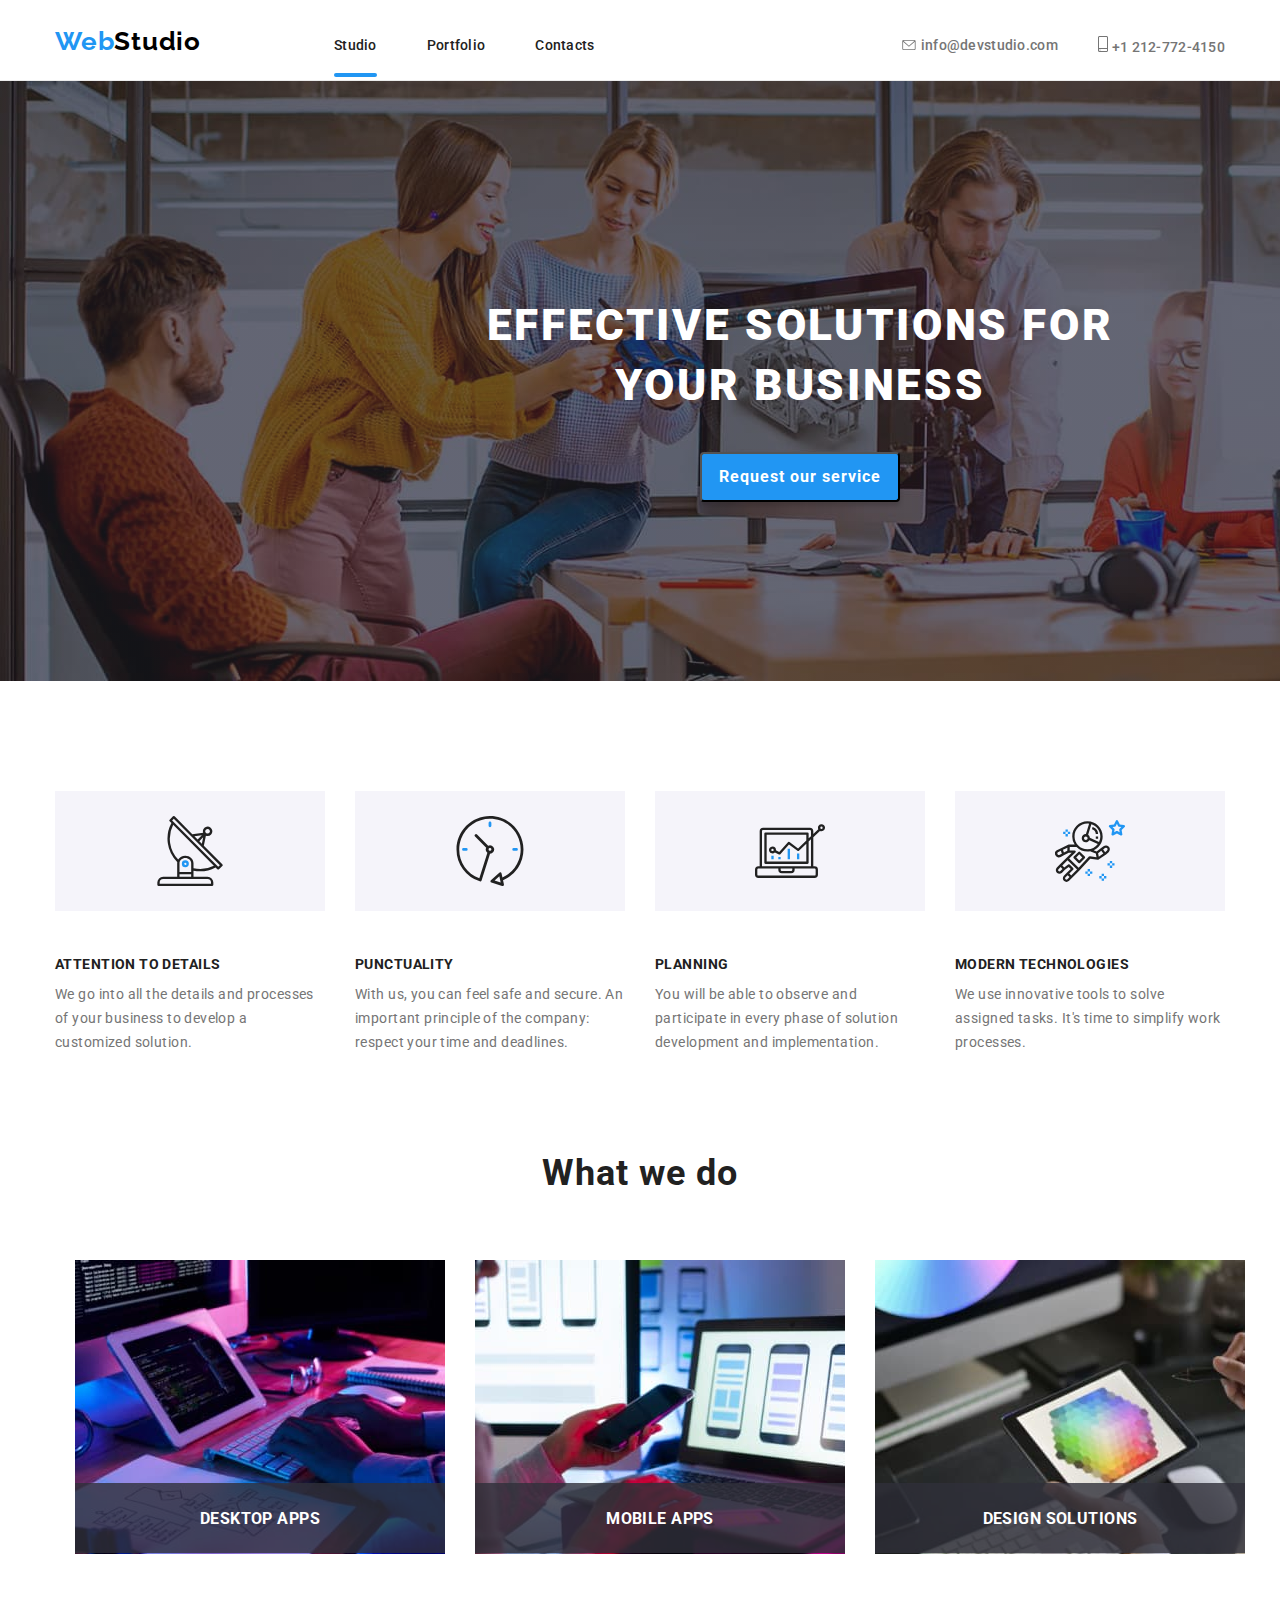
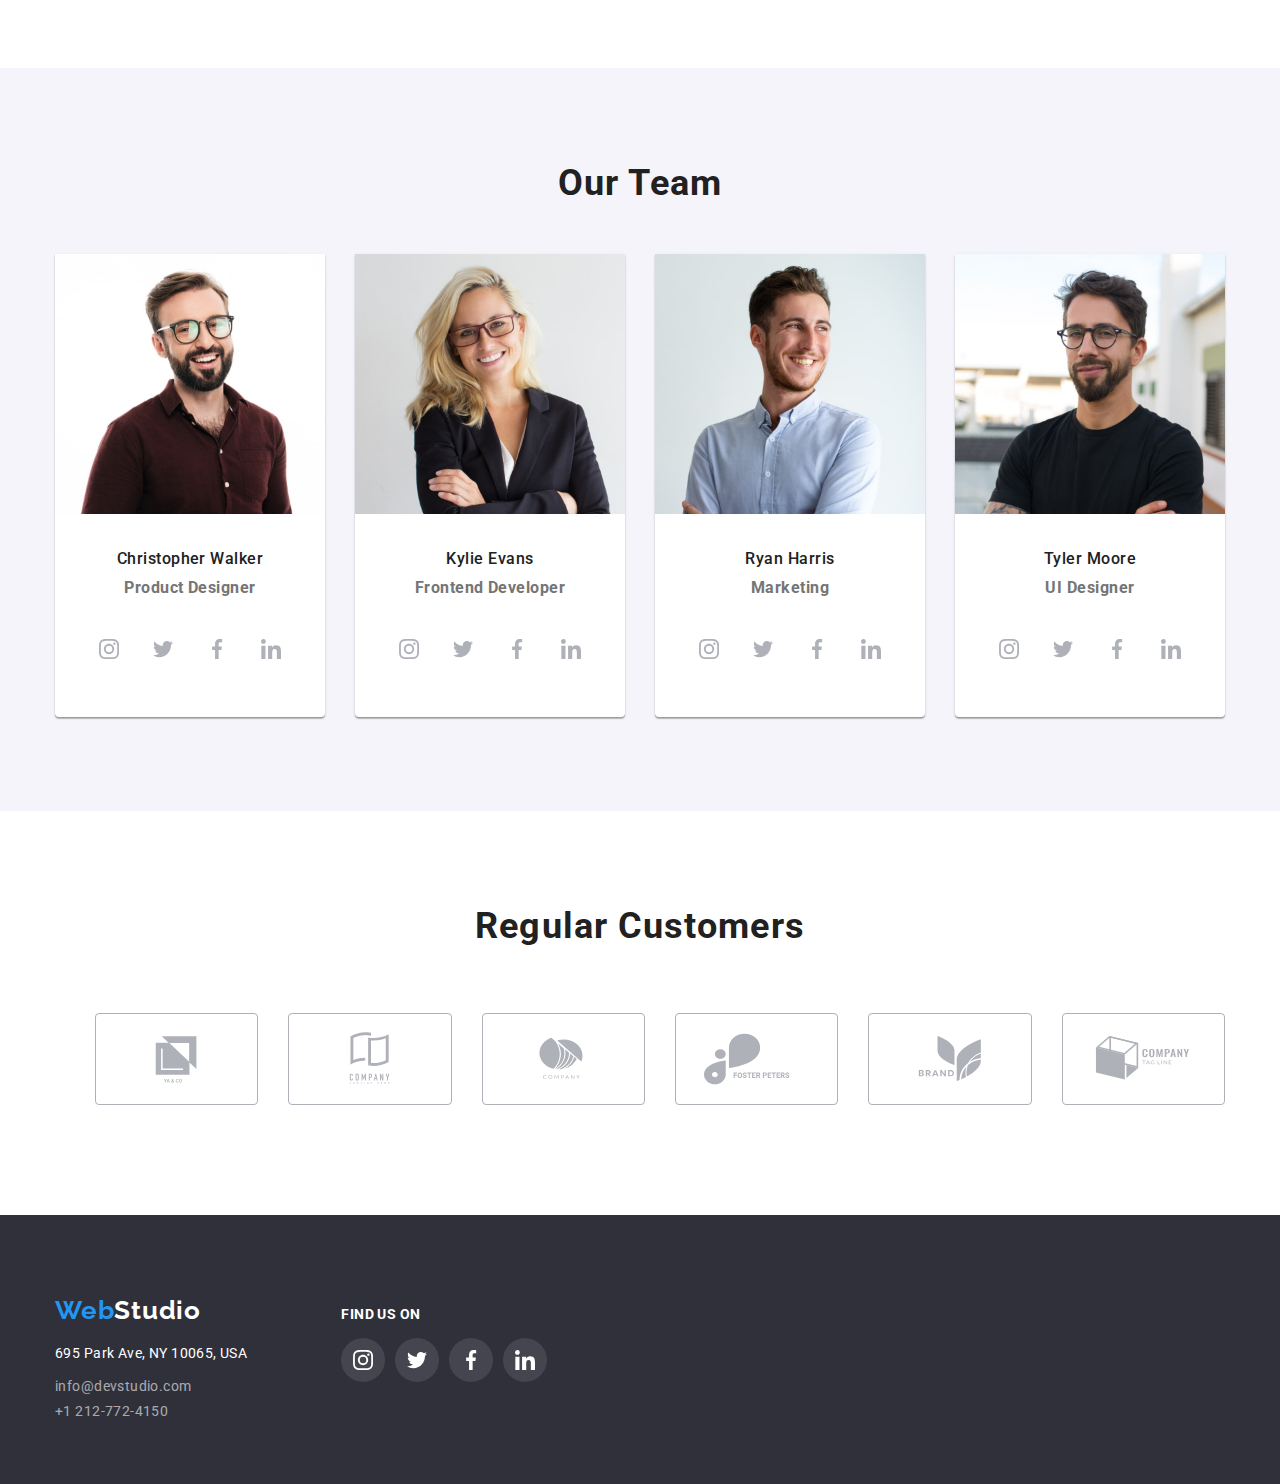
<file: index.html>
<!DOCTYPE html>
<html lang="en">
  <head>
    <meta charset="UTF-8" />
    <meta http-equiv="X-UA-Compatible" content="IE=edge" />
    <meta name="viewport" content="width=device-width, initial-scale=1.0" />
    <title>WebStudio</title>
    <link rel="stylesheet" href="./css/modern-normalize.css" />
    <link rel="preconnect" href="https://fonts.googleapis.com" />
    <link rel="preconnect" href="https://fonts.gstatic.com" crossorigin />
    <link
      href="https://fonts.googleapis.com/css2?family=Raleway:wght@700&family=Roboto:wght@400;500;700;900&display=swap"
      rel="stylesheet"
    />
    <link rel="stylesheet" href="./css/styles.css" />
  </head>

  <body>
    <main>
      <!-- Header Section -->
      <section class="backdrop">
        <header class="header container">
          <div class="header-text">
            <nav class="navigation">
              <h1 class="blue-first-three">
                <a href="index.html" class="logo active"
                  ><span>Web</span>Studio</a
                >
              </h1>
              <ul class="navigation-links">
                <li>
                  <a
                    href="index.html"
                    class="navigation-link active-page active"
                    >Studio</a
                  >
                </li>
                <li>
                  <a
                    href="portfolio.html"
                    class="navigation-link active"
                    >Portfolio</a
                  >
                </li>
                <li>
                  <a
                    href="contacts.html"
                    class="navigation-link active"
                    >Contacts</a
                  >
                </li>
              </ul>
            </nav>
            <ul class="contacts">
              <li class="active">
                <svg width="16px" height="10px">
                  <use
                    href="./images/icons.svg#icon-envelope"></use>
                </svg>
                <a class="contact active"
                  href="mailto:info@devstudio.com"
                  >info@devstudio.com</a
                >
              </li>
              <li class="active">
                <svg width="10px" height="16px">
                  <use href="./images/icons.svg#icon-smartphone"></use>
                </svg>
                <a class="contact active" href="tel:+12127724150" 
                  >+1 212-772-4150</a
                >
              </li>
            </ul>
          </div>
        </header>

        <!-- EFFECTIVE SOLUTIONS FOR YOUR BUSINESS Section -->

        <section class="hero container">
          <h2 class="hero-text">
            EFFECTIVE SOLUTIONS FOR <br />
            YOUR BUSINESS
          </h2>

          <!-- Request our service button -->

          <button
            data-modal-open
            type="button"
            class="request-our-service-button"
          >
            Request our service
          </button>
        </section>

        <!-- ATTENTION TO DETAILS - advertising Section -->

        <ul class="big-icons-list">
          <li class="big-icon-area">
            <svg width="70px" height="70px">
              <use href="./images/icons.svg#icon-antenna"></use>
            </svg>
          </li>
          <li class="big-icon-area">
            <svg width="70px" height="70px">
              <use href="./images/icons.svg#icon-clock"></use>
            </svg>
          </li>
          <li class="big-icon-area">
            <svg width="70px" height="70px">
              <use href="./images/icons.svg#icon-diagram"></use>
            </svg>
          </li>
          <li class="big-icon-area">
            <svg width="70px" height="70px">
              <use href="./images/icons.svg#icon-astronaut"></use>
            </svg>
          </li>
        </ul>

        <section class="advertising">
          <div class="advertising-card">
            <h3 class="advertising-title">ATTENTION TO DETAILS</h3>
            <p class="advertising-text">
              We go into all the details and processes of your business to
              develop a customized solution.
            </p>
          </div>
          <div class="advertising-card">
            <h3 class="advertising-title">PUNCTUALITY</h3>
            <p class="advertising-text">
              With us, you can feel safe and secure. An important principle of
              the company: respect your time and deadlines.
            </p>
          </div>
          <div class="advertising-card">
            <h3 class="advertising-title">PLANNING</h3>
            <p class="advertising-text">
              You will be able to observe and participate in every phase of
              solution development and implementation.
            </p>
          </div>
          <div class="advertising-card">
            <h3 class="advertising-title">MODERN TECHNOLOGIES</h3>
            <p class="advertising-text">
              We use innovative tools to solve assigned tasks. It's time to
              simplify work processes.
            </p>
          </div>
        </section>
      </section>

      <!-- What we do Section -->

      <section class="what-we-do-section section94px">
        <h2 class="title">What we do</h2>

        <ul class="what-we-do-photos">
          <li class="what-we-do-item">
            <img
              src="images/img1.jpg"
              alt="Hands typing on a keyboard, in front of a tablet."
              width="370"
              height="294"
            />
            <div class="overlay-text">
              <h3>DESKTOP APPS</h3>
            </div>
          </li>

          <li class="what-we-do-item">
            <img
              src="images/img2.jpg"
              alt="Hands working with a phone and a laptop."
              width="370"
              height="294"
            />
            <div class="overlay-text">
              <h3>MOBILE APPS</h3>
            </div>
          </li>

          <li class="what-we-do-item">
            <img
              src="images/img3.jpg"
              alt="Hands working with a tablet and with the tablet pen."
              width="370"
              height="294"
            />
            <div class="overlay-text">
              <h3>DESIGN SOLUTIONS</h3>
            </div>
          </li>
        </ul>
      </section>

      <!-- Our Team Section -->

      <section class="our-team section94px container">
        <h2 class="title">Our Team</h2>
        <section class="team">
          <div class="photo-with-caption">
            <img
              class="photo-team"
              src="images/team/1walker.jpg"
              alt="Christopher Walker, Product Designer"
              width="270"
              height="260"
            />
            <h3 class="name">Christopher Walker</h3>
            <h4 class="job">Product Designer</h4>

            <ul class="icons-list">
              <li>
                <a
                  href="https://www.instagram.com/"
                  class="icon"
                  target="_blank"
                  rel="nofollow noopener noreferrer"
                  aria-label="Instagram"
                >
                  <svg width="20px" height="20px">
                    <use href="./images/icons.svg#icon-instagram"></use>
                  </svg>
                </a>
              </li>
              <li>
                <a
                  href="https://twitter.com/"
                  class="icon"
                  target="_blank"
                  rel="nofollow noopener noreferrer"
                  aria-label="Twitter"
                >
                  <svg width="20px" height="20px">
                    <use href="./images/icons.svg#icon-twitter"></use>
                  </svg>
                </a>
              </li>
              <li>
                <a
                  href="https://www.facebook.com/"
                  class="icon"
                  target="_blank"
                  rel="nofollow noopener noreferrer"
                  aria-label="Facebook"
                >
                  <svg width="20px" height="20px">
                    <use href="./images/icons.svg#icon-facebook"></use>
                  </svg>
                </a>
              </li>
              <li>
                <a
                  href="https://www.linkedin.com/"
                  class="icon"
                  target="_blank"
                  rel="nofollow noopener noreferrer"
                  aria-label="Linkedin"
                >
                  <svg width="20px" height="20px">
                    <use href="./images/icons.svg#icon-linkedin"></use>
                  </svg>
                </a>
              </li>
            </ul>
          </div>
          <div class="photo-with-caption">
            <img
              class="photo-team"
              src="images/team/2evans.jpg"
              alt="Kylie Evans, Frontend Developer"
              width="270"
              height="260"
            />
            <h3 class="name">Kylie Evans</h3>
            <h4 class="job">Frontend Developer</h4>

            <ul class="icons-list">
              <li>
                <a
                  href="https://www.instagram.com/"
                  class="icon"
                  target="_blank"
                  rel="nofollow noopener noreferrer"
                  aria-label="Instagram"
                >
                  <svg width="20px" height="20px">
                    <use href="./images/icons.svg#icon-instagram"></use>
                  </svg>
                </a>
              </li>
              <li>
                <a
                  href="https://twitter.com/"
                  class="icon"
                  target="_blank"
                  rel="nofollow noopener noreferrer"
                  aria-label="Twitter"
                >
                  <svg width="20px" height="20px">
                    <use href="./images/icons.svg#icon-twitter"></use>
                  </svg>
                </a>
              </li>
              <li>
                <a
                  href="https://www.facebook.com/"
                  class="icon"
                  target="_blank"
                  rel="nofollow noopener noreferrer"
                  aria-label="Facebook"
                >
                  <svg width="20px" height="20px">
                    <use href="./images/icons.svg#icon-facebook"></use>
                  </svg>
                </a>
              </li>
              <li>
                <a
                  href="https://www.linkedin.com/"
                  class="icon"
                  target="_blank"
                  rel="nofollow noopener noreferrer"
                  aria-label="Linkedin"
                >
                  <svg width="20px" height="20px">
                    <use href="./images/icons.svg#icon-linkedin"></use>
                  </svg>
                </a>
              </li>
            </ul>
          </div>

          <div class="photo-with-caption">
            <img
              class="photo-team"
              src="images/team/3harris.jpg"
              alt="Ryan Harris, Marketing"
              width="270"
              height="260"
            />
            <h3 class="name">Ryan Harris</h3>
            <h4 class="job">Marketing</h4>

            <ul class="icons-list">
              <li>
                <a
                  href="https://www.instagram.com/"
                  class="icon"
                  target="_blank"
                  rel="nofollow noopener noreferrer"
                  aria-label="Instagram"
                >
                  <svg width="20px" height="20px">
                    <use href="./images/icons.svg#icon-instagram"></use>
                  </svg>
                </a>
              </li>
              <li>
                <a
                  href="https://twitter.com/"
                  class="icon"
                  target="_blank"
                  rel="nofollow noopener noreferrer"
                  aria-label="Twitter"
                >
                  <svg width="20px" height="20px">
                    <use href="./images/icons.svg#icon-twitter"></use>
                  </svg>
                </a>
              </li>
              <li>
                <a
                  href="https://www.facebook.com/"
                  class="icon"
                  target="_blank"
                  rel="nofollow noopener noreferrer"
                  aria-label="Facebook"
                >
                  <svg width="20px" height="20px">
                    <use href="./images/icons.svg#icon-facebook"></use>
                  </svg>
                </a>
              </li>
              <li>
                <a
                  href="https://www.linkedin.com/"
                  class="icon"
                  target="_blank"
                  rel="nofollow noopener noreferrer"
                  aria-label="Linkedin"
                >
                  <svg width="20px" height="20px">
                    <use href="./images/icons.svg#icon-linkedin"></use>
                  </svg>
                </a>
              </li>
            </ul>
          </div>
          <div class="photo-with-caption">
            <img
              class="photo-team"
              src="images/team/4moore.jpg"
              alt="Tyler Moore, UI Designer"
              width="270"
              height="260"
            />
            <h3 class="name">Tyler Moore</h3>
            <h4 class="job">UI Designer</h4>

            <ul class="icons-list">
              <li>
                <a
                  href="https://www.instagram.com/"
                  class="icon"
                  target="_blank"
                  rel="nofollow noopener noreferrer"
                  aria-label="Instagram"
                >
                  <svg width="20px" height="20px">
                    <use href="./images/icons.svg#icon-instagram"></use>
                  </svg>
                </a>
              </li>
              <li>
                <a
                  href="https://twitter.com/"
                  class="icon"
                  target="_blank"
                  rel="nofollow noopener noreferrer"
                  aria-label="Twitter"
                >
                  <svg width="20px" height="20px">
                    <use href="./images/icons.svg#icon-twitter"></use>
                  </svg>
                </a>
              </li>
              <li>
                <a
                  href="https://www.facebook.com/"
                  class="icon"
                  target="_blank"
                  rel="nofollow noopener noreferrer"
                  aria-label="Facebook"
                >
                  <svg width="20px" height="20px">
                    <use href="./images/icons.svg#icon-facebook"></use>
                  </svg>
                </a>
              </li>
              <li>
                <a
                  href="https://www.linkedin.com/"
                  class="icon"
                  target="_blank"
                  rel="nofollow noopener noreferrer"
                  aria-label="Linkedin"
                >
                  <svg width="20px" height="20px">
                    <use href="./images/icons.svg#icon-linkedin"></use>
                  </svg>
                </a>
              </li>
            </ul>
          </div>
        </section>
      </section>

      <!-- Regular Customers Section -->

      <div class="section94px">
        <h2 class="title">Regular Customers</h2>

        <ul class="regular-customers-icons-list">
          <li class="regular-customers-icon-area">
            <svg class="regular-customers-icon" width="106px" height="60px">
              <use href="./images/icons.svg#icon-ya_co"></use>
            </svg>
          </li>
          <li class="regular-customers-icon-area">
            <svg class="regular-customers-icon" width="106px" height="60px">
              <use href="./images/icons.svg#icon-company_tagline_here"></use>
            </svg>
          </li>
          <li class="regular-customers-icon-area">
            <svg class="regular-customers-icon" width="106px" height="60px">
              <use href="./images/icons.svg#icon-company"></use>
            </svg>
          </li>
          <li class="regular-customers-icon-area">
            <svg class="regular-customers-icon" width="106px" height="60px">
              <use href="./images/icons.svg#icon-foster_peters"></use>
            </svg>
          </li>
          <li class="regular-customers-icon-area">
            <svg class="regular-customers-icon" width="106px" height="60px">
              <use href="./images/icons.svg#icon-brand"></use>
            </svg>
          </li>
          <li class="regular-customers-icon-area">
            <svg class="regular-customers-icon" width="106px" height="60px">
              <use href="./images/icons.svg#icon-company_tagline"></use>
            </svg>
          </li>
        </ul>
      </div>

      <!-- Footer Section -->

      <footer class="footer container">
        <div class="footer-text">
          <div class="footer-adress-contacts">
            <h2 class="blue-first-three">
              <a class="logo-footer active" href="index.html">
                <span>Web</span>Studio</a
              >
            </h2>
            <ul class="contacts-footer">
              <li>
                <address class="address">695 Park Ave, NY 10065, USA</address>
              </li>
              <li>
                <a href="mailto:info@devstudio.com" class="contact-footer active"
                  >info@devstudio.com</a
                >
              </li>
              <li>
                <a href="tel:+12127724150" class="contact-footer active"
                  >+1 212-772-4150</a
                >
              </li>
            </ul>
          </div>

          <div class="right-column">
            <h3 class="find-us-on-text">Find us on</h3>

            <ul class="footer-icons-list">
              <li>
                <a
                  href="https://www.instagram.com/"
                  class="icon-footer"
                  target="_blank"
                  rel="nofollow noopener noreferrer"
                  aria-label="Instagram"
                >
                  <svg width="20px" height="20px">
                    <use href="./images/icons.svg#icon-instagram"></use>
                  </svg>
                </a>
              </li>
              <li>
                <a
                  href="https://twitter.com/"
                  class="icon-footer"
                  target="_blank"
                  rel="nofollow noopener noreferrer"
                  aria-label="Twitter"
                >
                  <svg width="20px" height="20px">
                    <use href="./images/icons.svg#icon-twitter"></use>
                  </svg>
                </a>
              </li>
              <li>
                <a
                  href="https://www.facebook.com/"
                  class="icon-footer"
                  target="_blank"
                  rel="nofollow noopener noreferrer"
                  aria-label="Facebook"
                >
                  <svg width="20px" height="20px">
                    <use href="./images/icons.svg#icon-facebook"></use>
                  </svg>
                </a>
              </li>
              <li>
                <a
                  href="https://www.linkedin.com/"
                  class="icon-footer"
                  target="_blank"
                  rel="nofollow noopener noreferrer"
                  aria-label="Linkedin"
                >
                  <svg width="20px" height="20px">
                    <use href="./images/icons.svg#icon-linkedin"></use>
                  </svg>
                </a>
              </li>
            </ul>
          </div>
        </div>
      </footer>

      <!-- Modal Section -->

      <div class="modal is-hidden" data-modal>
        <div class="modal-content">
          <svg height="30px" width="30px" class="icon-close" data-modal-close>
            <use href="./images/icons.svg#icon-close"></use>
          </svg>          
          Continutul modalului
        </div>
      </div>
    </main>
    <!-- Plasăm înainte de tag-ul de închidere body  -->
    <script src="./js/modal.js"></script>
  </body>
</html>
</file>
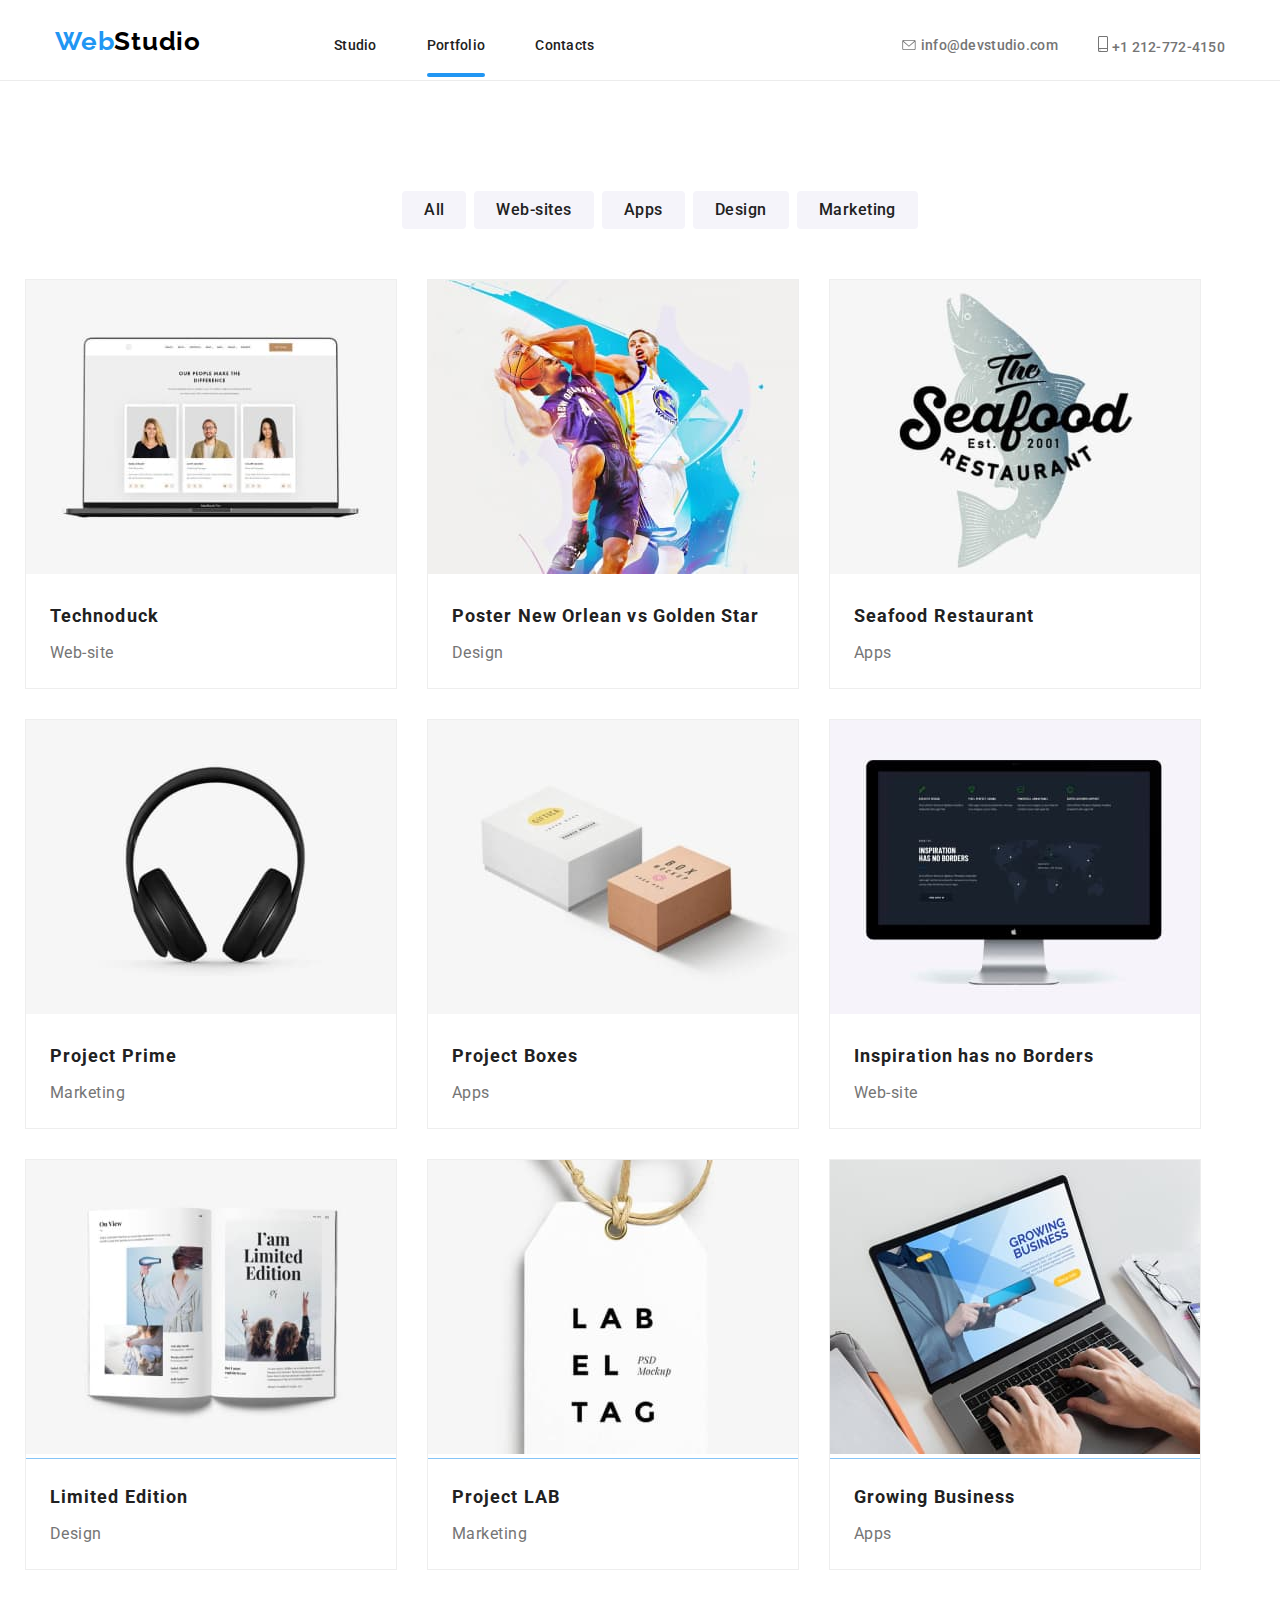
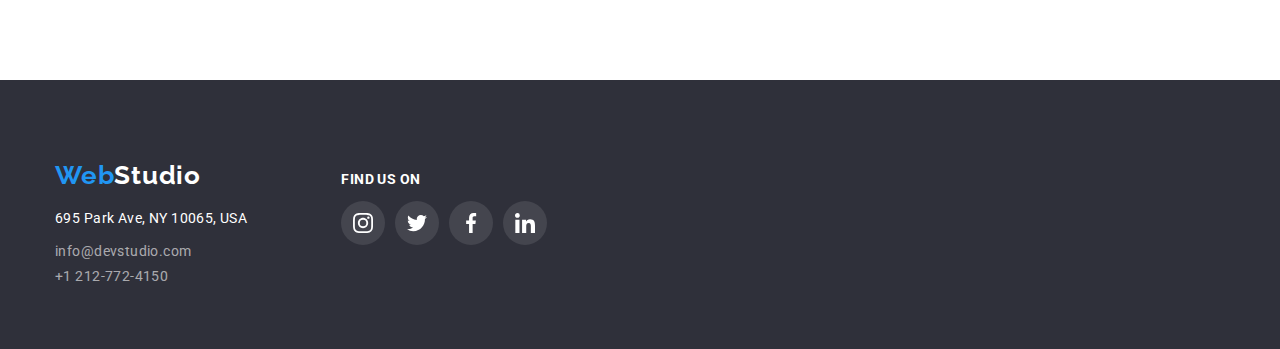
<file: portfolio.html>
<!DOCTYPE html>
<html lang="en">
  <head>
    <meta charset="UTF-8" />
    <meta name="viewport" content="width=device-width, initial-scale=1.0" />
    <title>Portfolio</title>
    <link rel="stylesheet" href="./css/modern-normalize.css" />
    <link rel="preconnect" href="https://fonts.googleapis.com" />
    <link rel="preconnect" href="https://fonts.gstatic.com" crossorigin />
    <link
      href="https://fonts.googleapis.com/css2?family=Raleway:wght@700&family=Roboto:wght@400;500;700;900&display=swap"
      rel="stylesheet"
    />
    <link rel="stylesheet" href="./css/styles.css" />
  </head>

  <body>
    <!-- Header Section -->
    <header class="header container">
      <div class="header-text">
        <nav class="navigation">
          <h1 class="blue-first-three">
            <a href="index.html" class="logo active"><span>Web</span>Studio</a>
          </h1>
          <ul class="navigation-links">
            <li>
              <a href="index.html" class="navigation-link active">Studio</a>
            </li>
            <li>
              <a
                href="portfolio.html"
                class="navigation-link active-page active"
                >Portfolio</a
              >
            </li>
            <li>
              <a href="contacts.html" class="navigation-link active"
                >Contacts</a
              >
            </li>
          </ul>
        </nav>

        <ul class="contacts">
          <li class="active">
            <svg width="16px" height="10px">
              <use href="./images/icons.svg#icon-envelope"></use>
            </svg>
            <a class="contact active" href="mailto:info@devstudio.com"
              >info@devstudio.com</a
            >
          </li>
          <li class="active">
            <svg width="10px" height="16px">
              <use href="./images/icons.svg#icon-smartphone"></use>
            </svg>
            <a class="contact active" href="tel:+12127724150"
              >+1 212-772-4150</a
            >
          </li>
        </ul>
      </div>
    </header>

    <!-- Buttons List Section-->

    <section class="section94px">
      <ul class="filter-button-set">
        <li><button type="button" class="filter-button">All</button></li>
        <li><button type="button" class="filter-button">Web-sites</button></li>
        <li><button type="button" class="filter-button">Apps</button></li>
        <li><button type="button" class="filter-button">Design</button></li>
        <li><button type="button" class="filter-button">Marketing</button></li>
      </ul>

      <!-- Photos Section -->

      <ul class="photo-section">
        <li class="item">
          <div class="portfolio-card">
            <div class="box-overlay">
              <img
                class="photo"
                src="./images/portfolio/img1.jpg"
                alt="open laptop with a website page"
                width="370"
                height="294"
              />
              <div class="overlay">
                <p>
                  Technoduck is a state-of-the-art coronavirus distribution
                  platform. Companies use this platform for digital espionage
                  and attacks on competitors' secure servers.
                </p>
              </div>
            </div>
            <div class="caption">
              <h3 class="title-portfolio">Technoduck</h3>
              <p class="subject-portfolio">Web-site</p>
            </div>
          </div>
        </li>
        <li class="item">
          <div class="portfolio-card">
            <div class="box-overlay">
              <img
                class="photo"
                src="./images/portfolio/img2.jpg"
                alt="basketball poster"
                width="370"
                height="294"
              />
              <div class="overlay">
                <p>
                  Technoduck is a state-of-the-art coronavirus distribution
                  platform. Companies use this platform for digital espionage
                  and attacks on competitors' secure servers.
                </p>
              </div>
            </div>
            <div class="caption">
              <h3 class="title-portfolio">Poster New Orlean vs Golden Star</h3>
              <p class="subject-portfolio">Design</p>
            </div>
          </div>
        </li>
        <li class="item">
          <div class="portfolio-card">
            <div class="box-overlay">
              <img
                class="photo"
                src="./images/portfolio/img3.jpg"
                alt="Seafod restaurant logo"
                width="370"
                height="294"
              />
              <div class="overlay">
                <p>
                  Technoduck is a state-of-the-art coronavirus distribution
                  platform. Companies use this platform for digital espionage
                  and attacks on competitors' secure servers.
                </p>
              </div>
            </div>
            <div class="caption">
              <h3 class="title-portfolio">Seafood Restaurant</h3>
              <p class="subject-portfolio">Apps</p>
            </div>
          </div>
        </li>
        <li class="item">
          <div class="portfolio-card">
            <div class="box-overlay">
              <img
                class="photo"
                src="./images/portfolio/img4.jpg"
                alt="Headphones"
                width="370"
                height="294"
              />
              <div class="overlay">
                <p>
                  Technoduck is a state-of-the-art coronavirus distribution
                  platform. Companies use this platform for digital espionage
                  and attacks on competitors' secure servers.
                </p>
              </div>
            </div>
            <div class="caption">
              <h3 class="title-portfolio">Project Prime</h3>
              <p class="subject-portfolio">Marketing</p>
            </div>
          </div>
        </li>
        <li class="item">
          <div class="portfolio-card">
            <div class="box-overlay">
              <img
                class="photo"
                src="./images/portfolio/img5.jpg"
                alt="2 cardboard boxes"
                width="370"
                height="294"
              />
              <div class="overlay">
                <p>
                  Technoduck is a state-of-the-art coronavirus distribution
                  platform. Companies use this platform for digital espionage
                  and attacks on competitors' secure servers.
                </p>
              </div>
            </div>
            <div class="caption">
              <h3 class="title-portfolio">Project Boxes</h3>
              <p class="subject-portfolio">Apps</p>
            </div>
          </div>
        </li>
        <li class="item">
          <div class="portfolio-card">
            <div class="box-overlay">
              <img
                class="photo"
                src="./images/portfolio/img6.jpg"
                alt="Apple monitor"
                width="370"
                height="294"
              />
              <div class="overlay">
                <p>
                  Technoduck is a state-of-the-art coronavirus distribution
                  platform. Companies use this platform for digital espionage
                  and attacks on competitors' secure servers.
                </p>
              </div>
            </div>
            <div class="caption">
              <h3 class="title-portfolio">Inspiration has no Borders</h3>
              <p class="subject-portfolio">Web-site</p>
            </div>
          </div>
        </li>
        <li class="item">
          <div class="portfolio-card">
            <div class="box-overlay">
              <img
                class="photo"
                src="./images/portfolio/img7.jpg"
                alt="open brochure"
                width="370"
                height="294"
              />
              <div class="overlay">
                <p>
                  Technoduck is a state-of-the-art coronavirus distribution
                  platform. Companies use this platform for digital espionage
                  and attacks on competitors' secure servers.
                </p>
              </div>
            </div>
            <div class="caption">
              <h3 class="title-portfolio">Limited Edition</h3>
              <p class="subject-portfolio">Design</p>
            </div>
          </div>
        </li>
        <li class="item">
          <div class="portfolio-card">
            <div class="box-overlay">
              <img
                class="photo"
                src="./images/portfolio/img8.jpg"
                alt="cardboard tag"
                width="370"
                height="294"
              />
              <div class="overlay">
                <p>
                  Technoduck is a state-of-the-art coronavirus distribution
                  platform. Companies use this platform for digital espionage
                  and attacks on competitors' secure servers.
                </p>
              </div>
            </div>
            <div class="caption">
              <h3 class="title-portfolio">Project LAB</h3>
              <p class="subject-portfolio">Marketing</p>
            </div>
          </div>
        </li>
        <li class="item">
          <div class="portfolio-card">
            <div class="box-overlay">
              <img
                class="photo"
                src="./images/portfolio/img9.jpg"
                alt="hands working on laptop"
                width="370"
                height="294"
              />
              <div class="overlay">
                <p>
                  Technoduck is a state-of-the-art coronavirus distribution
                  platform. Companies use this platform for digital espionage
                  and attacks on competitors' secure servers.
                </p>
              </div>
            </div>
            <div class="caption">
              <h3 class="title-portfolio">Growing Business</h3>
              <p class="subject-portfolio">Apps</p>
            </div>
          </div>
        </li>
      </ul>
    </section>

    <!-- Footer Section -->

    <footer class="footer container">
      <div class="footer-text">
        <div class="footer-adress-contacts">
          <h2 class="blue-first-three">
            <a class="logo-footer active" href="index.html">
              <span>Web</span>Studio</a
            >
          </h2>

          <ul class="contacts-footer">
            <li>
              <address class="address">695 Park Ave, NY 10065, USA</address>
            </li>
            <li>
              <a href="mailto:info@devstudio.com" class="contact-footer active"
                >info@devstudio.com</a
              >
            </li>
            <li>
              <a href="tel:+12127724150" class="contact-footer active"
                >+1 212-772-4150</a
              >
            </li>
          </ul>
        </div>

        <div class="right-column">
          <h3 class="find-us-on-text">Find us on</h3>

          <div class="footer-icons-list">
            <a
              href="https://www.instagram.com/"
              class="icon-footer"
              aria-label="Instagram"
            >
              <svg width="20px" height="20px">
                <use href="./images/icons.svg#icon-instagram"></use>
              </svg>
            </a>

            <a
              href="https://twitter.com/"
              class="icon-footer"
              aria-label="Twitter"
            >
              <svg width="20px" height="20px">
                <use href="./images/icons.svg#icon-twitter"></use>
              </svg>
            </a>

            <a
              href="https://www.facebook.com/"
              class="icon-footer"
              aria-label="Facebook"
            >
              <svg width="20px" height="20px">
                <use href="./images/icons.svg#icon-facebook"></use>
              </svg>
            </a>
            <a
              href="https://www.linkedin.com/"
              class="icon-footer"
              aria-label="Linkedin"
            >
              <svg width="20px" height="20px">
                <use href="./images/icons.svg#icon-linkedin"></use>
              </svg>
            </a>
          </div>
        </div>
      </div>
    </footer>
  </body>
</html>
</file>
<file: css/styles.css>
:root {
  --webstudio-color: #2196f3;
  --background: #2f303a;
  --title-nav-color: #212121;
  --text-contacts-color: #757575;
  --regular-customer-color: #afb1b8;
  --regular-customer-background-color: #fff;
  --social-links-color: #afb1b8;
  --social-links-background-color: #fff;
  --icon-footer-color: #fff;
  --icon-footer-background-color: #ffffff1a;
  --webstudio-font-family: Roboto, Arial, sans-serif;
}

* {
  box-sizing: border-box;
}

body {
  color: var(--text-contacts-color);
  cursor: pointer;
  font-family: var(--webstudio-font-family);
}

ul {
  list-style-type: none;
}

a {
  transition: color 250ms cubic-bezier(0.4, 0, 0.2, 1);
}

/* Container general */

.container {
  margin: 0 auto;
  max-width: 1600px;
}

.section94px {
  margin: 0 auto;
  max-width: 1170px;
  padding: 94px 0 94px 0;
}

/* Header Section */

.header {
  background-color: #fff;
  border-bottom: 1px solid #ececec;
  margin: 0 auto;
  position: relative;
}

.header-text {
  align-items: baseline;
  display: flex;
  justify-content: space-between;
  max-width: 1170px;
  margin: 0 auto;
}

.logo span {
  color: var(--webstudio-color);
  font-family: Raleway;
  font-size: 26px;
  font-style: normal;
  font-weight: 700;
  line-height: normal;
  letter-spacing: 0.78px;
  transition: color 250ms cubic-bezier(0.4, 0, 0.2, 1);
}

.logo {
  color: #000;
  font-family: Raleway;
  font-size: 26px;
  font-weight: 700;
  letter-spacing: 0.03em;
  line-height: 1.19;
  margin: 0;
  padding: 0;
  text-align: left;
  text-decoration-line: none;
  transition: color 250ms cubic-bezier(0.4, 0, 0.2, 1);
}

.logo:hover span,
.logo:focus span {
  color: #000;
  }

.active-page {
  display: inline-block;
  position: relative;
}

.active-page::after {
  background-color: var(--webstudio-color);
  border-radius: 2px;
  bottom: -23px;
  content: "";
  height: 4px;
  left: 0;
  position: absolute;
  width: 100%;
}

.active:hover,
.active:focus {
  color: var(--webstudio-color);
}

.navigation {
  align-items: baseline;
  display: flex;
}

.navigation-links {
  display: flex;
  gap: 50px;
  margin-left: 93px;
  position: relative;
}

.navigation-link {
  color: var(--title-nav-color);
  font-size: 14px;
  font-weight: 500;
  letter-spacing: 0.02em;
  line-height: 1.14;
  text-align: left;
  text-decoration-line: none;
}

.contacts {
  display: flex;
  gap: 40px;
}

.contact {
  color: var(--text-contacts-color);
  font-size: 14px;
  font-weight: 500;
  letter-spacing: 0.02em;
  line-height: 1.14;
  text-align: left;
  text-decoration-line: none;
}

/* Hero Section*/

.hero {
  align-items: center;
  background: linear-gradient(rgba(47, 48, 58, 0.4), 
                              rgba(47, 48, 58, 0.4)),
                              url("../images/Hero_img.jpg");
  display: flex;
  flex-direction: column;
  height: 600px;
  justify-content: center;
  width: 1600px;
}

.hero-text {
  color: #fff;
  font-size: 44px;
  font-weight: 900;
  letter-spacing: 0.06em;
  line-height: 1.36;
  text-align: center;
  text-transform: uppercase;
}

.request-our-service-button {
  background: var(--webstudio-color);
  border-radius: 4px;
  box-shadow: 0px 4px 4px 0px rgba(0, 0, 0, 0.15);
  color: #fff;
  cursor: pointer;
  flex-shrink: 0;
  font-size: 16px;
  font-weight: 700;
  height: 50px;
  letter-spacing: 0.06em;
  line-height: 1.875;
  text-align: center;
  width: 200px;
  transition: color 250ms cubic-bezier(0.4, 0, 0.2, 1),
              background-color 250ms cubic-bezier(0.4, 0, 0.2, 1),
              box-shadow 250ms cubic-bezier(0.4, 0, 0.2, 1);
}

.request-our-service-button:hover,
.request-our-service-button:focus {
  background-color: #fff;
  color: var(--webstudio-color);
  }

/* ATTENTION TO DETAILS advertising Section*/

.big-icons-list {
  display: flex;
  gap: 30px;
  justify-content: center;
  padding: 94px 0 0 0;
}

.big-icon-area {
  align-items: center;
  background-color: #f5f4fa;
  display: flex;
  height: 120px;
  justify-content: center;
  width: 270px;
}

.advertising {
  display: flex;
  margin: 0 auto;
  max-width: 1170px;
  gap: 30px;
  justify-content: space-between;
}

.advertising-title {
  color: var(--title-nav-color);
  font-size: 14px;
  font-weight: 700;
  letter-spacing: 0.03em;
  line-height: 1.14;
  margin: 0;
  text-align: left;
  text-transform: uppercase;
  padding-top: 30px;
}

.advertising-text {
  font-size: 14px;
  height: 75px;
  letter-spacing: 0.03em;
  line-height: 1.71;
  margin: 10px 0 0 0;
  text-align: left;
  width: 270px;
}

/* What we do Section */

.what-we-do-section {
  margin: 0 auto;
  max-width: 1170px;
  padding-bottom: 94px;
}

.title {
  color: var(--title-nav-color);
  font-size: 36px;
  font-weight: 700;
  letter-spacing: 0.03em;
  line-height: 1.17;
  margin: 0;
  padding: 0 0 50px 0;
  text-align: center;
}

.what-we-do-photos {
  display: flex;
  gap: 30px;
  justify-content: center;
}

.what-we-do-item {
  position: relative;
}

.overlay-text {
  align-items: center;
  background: rgba(47, 48, 58, 0.8);
  bottom: 5px;
  color: #fff;
  display: flex;
  font-family: var(--webstudio-font-family);
  font-size: 14px;
  font-style: normal;
  font-weight: 700;
  height: 70px;
  justify-content: center;
  left: 0;
  letter-spacing: 0.42px;
  line-height: normal;
  position: absolute;
  text-align: center;
  text-transform: uppercase;
  width: 100%;
}

/* Our Team Section*/

.our-team {
  background-color: #f5f4fa;
  max-width: 1600px;
}

.team {
  display: flex;
  gap: 30px;
  justify-content: space-between;
  margin: 0 auto;
  max-width: 1170px;
}

.photo-with-caption {
  background-color: #fff;
  border-radius: 0px 0px 4px 4px;
  box-shadow: 0px 2px 1px 0px rgba(0, 0, 0, 0.2),
              0px 1px 1px 0px rgba(0, 0, 0, 0.14), 
              0px 1px 3px 0px rgba(0, 0, 0, 0.12);
}

.name {
  color: var(--title-nav-color);
  font-size: 16px;
  font-weight: 500;
  letter-spacing: 0.03em;
  line-height: 1.19;
  margin: 30px 0 10px 0;
  text-align: center;
}

.job {
  font-size: 16px;
  letter-spacing: 0.03em;
  line-height: 1.19;
  margin: 0 0 30px 0;
  text-align: center;
}

.icons-list {
  display: flex;
  gap: 10px;
  justify-content: center;
  padding: 0 0 30px 0;
}

.icon {
  align-items: center;
  background-color: var(--social-links-background-color);
  border-radius: 22px;
  color: var(--social-links-color);
  display: flex;
  height: 44px;
  justify-content: center;
  width: 44px;
  transition: color 250ms cubic-bezier(0.4, 0, 0.2, 1);
  transition: background-color 250ms cubic-bezier(0.4, 0, 0.2, 1);
}


.icon:hover,
.icon:focus {
  background-color: var(--webstudio-color);
  color: var(--social-links-background-color);
}

/* Regular Customers */

.regular-customers-icons-list {
  display: flex;
  justify-content: center;
  gap: 30px;
}

.regular-customers-icon-area {
  align-items: center;
  background-color: #fff;
  border-radius: 4px;
  border: 1px solid #afb1b8;
  color: var(--regular-customer-color);
  display: flex;
  height: 92px;
  justify-content: center;
  width: 170px;
  transition: color 250ms cubic-bezier(0.4, 0, 0.2, 1),
              border-color 250ms cubic-bezier(0.4, 0, 0.2, 1);
}

.regular-customers-icon-area:hover,
.regular-customers-icon-area:focus {
  color: var(--webstudio-color);
  border-color: var(--webstudio-color);
 }

/* Footer Section */

.footer {
  background-color: var(--background);
}

.footer-text {
  align-items: baseline;
  display: flex;
  gap: 94px;
  margin: 0 auto;
  max-width: 1170px;
  padding: 60px 0 60px 0;
}

.logo-footer span {
  color: var(--webstudio-color);
  font-family: Raleway;
  font-size: 26px;
  font-style: normal;
  font-weight: 700;
  line-height: normal;
  letter-spacing: 0.78px;
  transition: color 250ms cubic-bezier(0.4, 0, 0.2, 1);
}

.logo-footer {
  color: #fff;
  font-family: Raleway;
  font-size: 26px;
  font-weight: 700;
  letter-spacing: 0.03em;
  line-height: 1.19;
  margin: 0;
  padding: 0;
  text-align: left;
  text-decoration-line: none;
}

.logo-footer:hover span,
.logo-footer:focus span {
  color:#fff;
}

.address {
  color: #fff;
  font-family: var(--webstudio-font-family);
  font-size: 14px;
  font-style: normal;
  font-weight: 400;
  letter-spacing: 0.03em;
  line-height: 1.14;
  padding-bottom: 12px;
}

.contacts-footer {
  margin: 0;
  padding: 0;
}

.contact-footer {
  color: #ffffff99;
  font-family: var(--webstudio-font-family);
  font-size: 14px;
  font-style: normal;
  font-weight: 400;
  letter-spacing: 0.42px;
  line-height: 1.8;
  text-decoration-line: none;
}

.find-us-on-text {
  color: #fff;
  font-family: var(--webstudio-font-family);
  font-size: 14px;
  font-style: normal;
  font-weight: 700;
  letter-spacing: 0.42px;
  line-height: normal;
  padding-top: 15px;
  text-transform: uppercase;
}

.footer-icons-list {
  display: flex;
  padding: 0;
}

.icon-footer {
  align-items: center;
  display: inline-block;
  justify-content: center;
  margin-right: 10px;
}

.icon-footer {
  background-color: var(--icon-footer-background-color);
  border-radius: 22px;
  color: var(--icon-footer-color);
  display: flex;
  height: 44px;
  width: 44px;
  transition: background-color 250ms cubic-bezier(0.4, 0, 0.2, 1);
}

.icon-footer:hover,
.icon-footer:focus {
  background-color: var(--webstudio-color);
}

/* Portfolio Page*/

.filter-button-set .filter-button {
  background: #f5f4fa;
  border-radius: 4px;
  border: none;
  color: var(--title-nav-color);
  font-family: var(--webstudio-font-family);
  font-size: 16px;
  font-style: normal;
  font-weight: 500;
  letter-spacing: 0.48px;
  line-height: 1.625;
  text-align: center;
  transition: color 250ms cubic-bezier(0.4, 0, 0.2, 1),
              background-color 250ms cubic-bezier(0.4, 0, 0.2, 1),
              box-shadow 250ms cubic-bezier(0.4, 0, 0.2, 1);
}

.filter-button-set .filter-button:hover,
.filter-button-set .filter-button:focus {
  background-color: var(--webstudio-color);
  color: #fff;
  cursor: pointer;
  border-radius: 4px;
  box-shadow: 0px 2px 2px 0px rgba(0, 0, 0, 0.12),
              0px 1px 2px 0px rgba(0, 0, 0, 0.08), 
              0px 3px 1px 0px rgba(0, 0, 0, 0.1);
  }

.filter-button-set {
  display: flex;
  gap: 8px;
  justify-content: center;
  margin-bottom: 50px;
}

.filter-button {
  padding: 6px 22px;
}

/* Photo Section */

.title-portfolio {
  color: var(--title-nav-color);
  font-size: 18px;
  font-weight: 700;
  letter-spacing: 0.06em;
  line-height: 2;
  margin: 20px 0 4px 24px;
}

.subject-portfolio {
  font-size: 16px;
  letter-spacing: 0.03em;
  line-height: 1.875;
  margin: 0 0 20px 24px;
}

.photo-section {
  display: flex;
  flex-basis: calc((100% - 30) / 3);
  flex-wrap: wrap;
  gap: 30px;
  margin-left: -30px;
  margin-right: -30px;
  padding: 0;
}

.box-overlay {
  overflow: hidden;
  position: relative;
}

.box-overlay:hover .overlay {
  transform: translateY(0);
}

.overlay {
  background-color: var(--webstudio-color);
  height: 100%;
  left: 0;
  opacity: 0.9;
  position: absolute;
  top: 0;
  transform: translateY(100%);
  transition: transform 250ms cubic-bezier(0.4, 0, 0.2, 1);
  width: 100%;
}

.overlay p {
  color: #fff;
  font-family: var(--webstudio-font-family);
  font-size: 18px;
  font-style: normal;
  font-weight: 400;
  letter-spacing: 0.54px;
  line-height: 28px;
  padding: 63px 24px 91px 24px;
}

.portfolio-card {
  background: #fff;
  border: 1px solid #eee;
  transition: box-shadow 250ms cubic-bezier(0.4, 0, 0.2, 1); 
}

.portfolio-card:hover,
.portfolio-card:focus {
  box-shadow: 1px 4px 6px 0px rgba(0, 0, 0, 0.16),
              0px 4px 4px 0px rgba(0, 0, 0, 0.06), 
              0px 1px 1px 0px rgba(0, 0, 0, 0.12);
}

/* Modal window Section */

.modal {
  align-items: center;
  background: rgba(0, 0, 0, 0.2);
  display: flex;
  height: 100vh;
  justify-content: center;
  left: 0;
  position: fixed;
  top: 0;
  transition: transform 250ms cubic-bezier(0.4, 0, 0.2, 1);
  width: 100vw;
}

.modal-content {
  background-color: #fff;
  border-radius: 4px;
  box-shadow: 0px 2px 1px 0px rgba(0, 0, 0, 0.2),
              0px 1px 1px 0px rgba(0, 0, 0, 0.14), 
              0px 1px 3px 0px rgba(0, 0, 0, 0.12);
  height: 581px;
  margin: 0 auto;
  padding: 16px;
  position: relative;
  transition: box-shadow 250ms cubic-bezier(0.4, 0, 0.2, 1); 
  width: 528px;
}

.is-hidden {
  visibility: hidden;
  transform: scale(1.05);
  transition: transform 250ms cubic-bezier(0.4, 0, 0.2, 1);
}

.icon-close {
  color: #000;
  position: absolute;
  right: 8px;
  top: 8px;
  transition: color 250ms cubic-bezier(0.4, 0, 0.2, 1);
}

.icon-close:hover,
.icon-close:focus {
  color: #2196f3;
}
</file>
